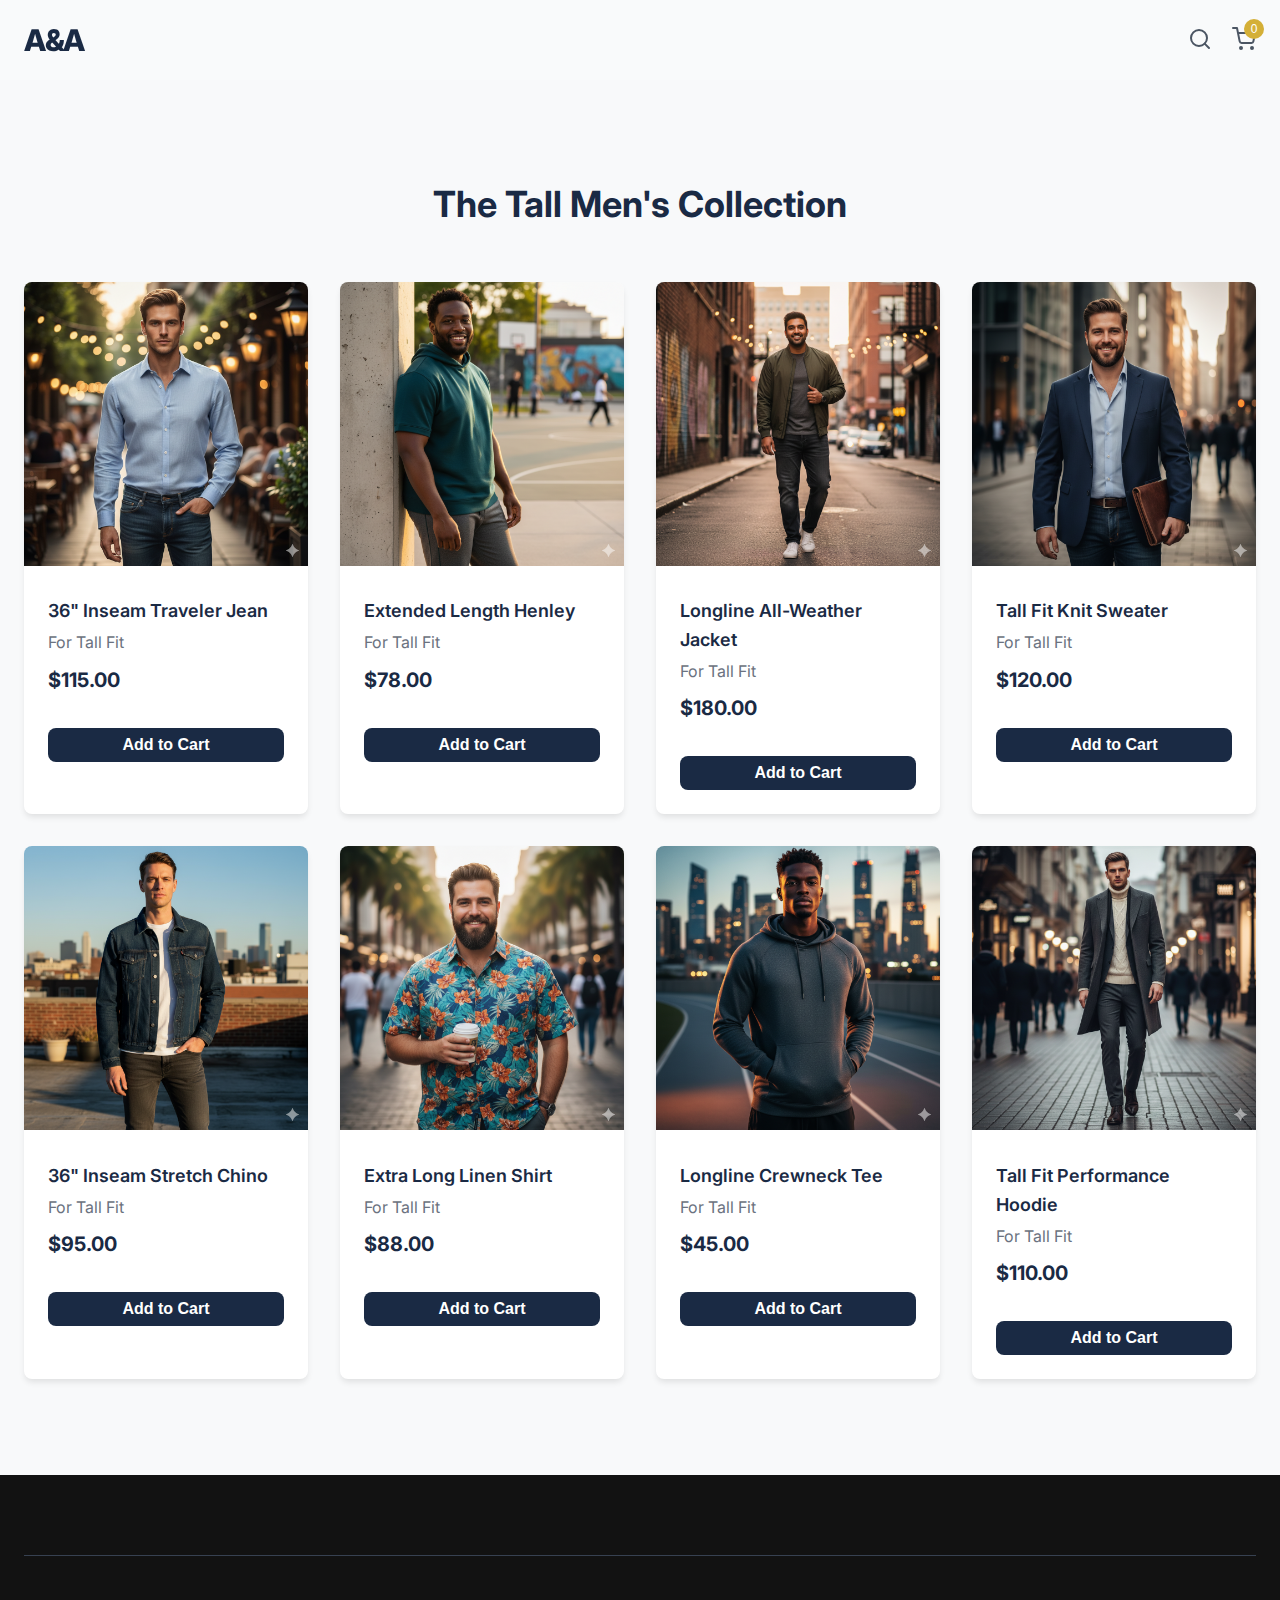
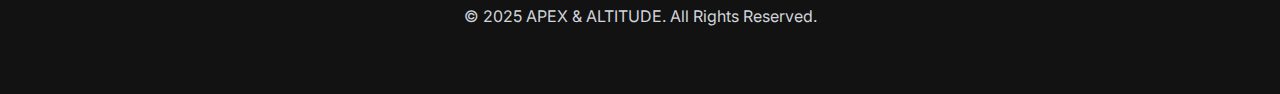
<file: men.html>
<!DOCTYPE html>
<html lang="en" class="scroll-smooth">
<head>
    <meta charset="UTF-8">
    <meta name="viewport" content="width=device-width, initial-scale=1.0">
    <title>The Tall Men's Collection - APEX & ALTITUDE</title>
    
    <link rel="preconnect" href="https://fonts.googleapis.com">
    <link rel="preconnect" href="https://fonts.gstatic.com" crossorigin>
    <link href="https://fonts.googleapis.com/css2?family=Inter:wght@400;500;600;700;800&display=swap" rel="stylesheet">

    <style>
        :root {
            --primary: #1a2a44;
            --secondary: #d4af37;
            --light: #F8F9FA;
            --dark: #121212;
            --text-gray: #4B5563;
            --text-light-gray: #D1D5DB;
        }

        body {
            font-family: 'Inter', sans-serif;
            background-color: white;
            color: var(--dark);
            margin: 0;
            line-height: 1.6;
        }

        .container {
            max-width: 1280px;
            margin: 0 auto;
            padding: 0 1.5rem;
        }

        .section {
            padding: 4rem 0;
        }
        @media (min-width: 768px) {
            .section {
                padding: 6rem 0;
            }
        }

        .section-title {
            font-size: 2rem;
            font-weight: 700;
            color: var(--primary);
            margin: 0 0 3rem 0;
        }
        @media (min-width: 768px) {
            .section-title {
                font-size: 2.25rem;
            }
        }

        .text-center { text-align: center; }
        .bg-light { background-color: var(--light); }
        .hidden { display: none !important; }

        /* 2. HEADER & NAVIGATION */
        .header {
            background-color: rgba(248, 249, 250, 0.8);
            backdrop-filter: blur(10px);
            -webkit-backdrop-filter: blur(10px);
            position: sticky;
            top: 0;
            z-index: 40;
            transition: all 0.3s ease;
            padding: 1rem 0;
        }
        .header.scrolled {
            box-shadow: 0 4px 6px -1px rgba(0, 0, 0, 0.1);
            padding: 0.75rem 0;
        }
        .header-container {
            display: flex;
            justify-content: space-between;
            align-items: center;
        }
        .logo {
            font-size: 1.875rem;
            font-weight: 800;
            color: var(--primary);
            text-decoration: none;
            letter-spacing: -1.5px;
        }
        .main-nav {
            display: none;
            gap: 2rem;
        }
        @media (min-width: 768px) {
            .main-nav { display: flex; }
        }
        .nav-link {
            color: var(--text-gray);
            text-decoration: none;
            transition: color 0.2s;
        }
        .nav-link:hover { color: var(--primary); }
        .header-icons {
            display: flex;
            align-items: center;
            gap: 1.25rem;
        }
        .icon-btn {
            background: none;
            border: none;
            cursor: pointer;
            color: var(--text-gray);
            position: relative;
            padding: 0;
        }
        .icon-btn:hover { color: var(--primary); }
        .cart-count-badge {
            position: absolute;
            top: -8px;
            right: -8px;
            background-color: var(--secondary);
            color: white;
            font-size: 0.75rem;
            width: 20px;
            height: 20px;
            border-radius: 50%;
            display: flex;
            align-items: center;
            justify-content: center;
        }
        .mobile-menu-toggle {
            background: none;
            border: none;
            cursor: pointer;
            color: var(--text-gray);
            display: block;
        }
        @media (min-width: 768px) {
            .mobile-menu-toggle { display: none; }
        }
        .mobile-nav {
            padding: 1rem 1.5rem;
            border-top: 1px solid #e5e7eb;
        }
        .mobile-nav nav {
            display: flex;
            flex-direction: column;
            gap: 1rem;
        }

         
        .btn {
            display: inline-block;
            padding: 0.75rem 2rem;
            border-radius: 0.5rem;
            font-weight: bold;
            text-decoration: none;
            border: none;
            cursor: pointer;
            transition: all 0.3s ease;
        }
        .btn-primary {
            background-color: var(--primary);
            color: white;
        }
        .btn-primary:hover { background-color: #334a6e; }

         
        .grid {
            display: grid;
            gap: 2rem;
        }
        .grid-cols-4 { grid-template-columns: 1fr; }
        @media (min-width: 640px) { .grid-cols-4 { grid-template-columns: repeat(2, 1fr); } }
        @media (min-width: 1024px) { .grid-cols-4 { grid-template-columns: repeat(4, 1fr); } }
        
        .product-card {
            background-color: white;
            border-radius: 0.5rem;
            box-shadow: 0 4px 6px -1px rgba(0,0,0,0.1);
            overflow: hidden;
        }
        .product-card img {
            width: 100%;
            height: auto;
            transition: opacity 0.3s;
        }
        .product-card:hover img {
            opacity: 0.8;
        }
        .product-info {
            padding: 1.5rem;
        }
        .product-info h3 {
            font-size: 1.125rem;
            font-weight: 600;
            color: var(--primary);
            margin: 0;
        }
        .product-fit {
            color: #6B7280;
            margin: 0.25rem 0 0.5rem 0;
        }
        .product-price {
            font-size: 1.25rem;
            font-weight: bold;
            color: var(--primary);
            margin: 0.5rem 0 1rem 0;
        }
        .product-info .btn-primary {
            width: 100%;
            margin-top: 1rem;
            padding: 0.5rem 1rem;
            font-size: 1rem;
        }

        
        .footer {
            background-color: var(--dark);
            color: var(--light);
            padding: 3rem 0;
        }
        .footer p, .footer ul li a {
            color: var(--text-light-gray);
        }
        .footer-bottom {
            margin-top: 2rem;
            padding-top: 2rem;
            border-top: 1px solid #374151;
            text-align: center;
            color: #6B7280;
        }
        
        
        .notification-popup {
            position: fixed;
            top: 1.25rem;
            right: 1.25rem;
            background-color: #22c55e;  
            color: white;
            padding: 0.75rem 1.5rem;
            border-radius: 0.5rem;
            box-shadow: 0 10px 15px -3px rgba(0,0,0,0.1);
            z-index: 50;
            opacity: 0;
            transform: translateX(150%);
            transition: transform 0.3s ease-in-out, opacity 0.3s ease-in-out;
        }
        .notification-popup.show {
            opacity: 1;
            transform: translateX(0);
        }

        @keyframes fadeIn {
            from { opacity: 0; transform: translateY(20px); }
            to { opacity: 1; transform: translateY(0); }
        }
        .fade-in {
            opacity: 0;
        }
        .fade-in.visible {
            animation: fadeIn 0.8s ease-out forwards;
        }
    </style>

</head>
<body>

    <div id="notification-popup" class="notification-popup">
        <p>Item added to cart!</p>
    </div>

    <header id="main-header" class="header">
        <div class="container header-container">
            <a href="index.html" class="logo">A&A</a>
            <div class="header-icons">
                <button class="icon-btn"><svg xmlns="http://www.w3.org/2000/svg" width="24" height="24" viewBox="0 0 24" fill="none" stroke="currentColor" stroke-width="2" stroke-linecap="round" stroke-linejoin="round"><circle cx="11" cy="11" r="8"></circle><line x1="21" y1="21" x2="16.65" y2="16.65"></line></svg></button>
                <button class="icon-btn cart-btn">
                    <svg xmlns="http://www.w3.org/2000/svg" width="24" height="24" viewBox="0 0 24" fill="none" stroke="currentColor" stroke-width="2" stroke-linecap="round" stroke-linejoin="round"><circle cx="9" cy="21" r="1"></circle><circle cx="20" cy="21" r="1"></circle><path d="M1 1h4l2.68 13.39a2 2 0 0 0 2 1.61h9.72a2 2 0 0 0 2-1.61L23 6H6"></path></svg>
                    <span id="cart-count" class="cart-count-badge">0</span>
                </button>
            </div>
        </div>
    </header>

    <main>
        <section class="section bg-light">
            <div class="container">
                <h2 class="section-title text-center">The Tall Men's Collection</h2>
                <div class="grid grid-cols-4">
                    <div class="product-card">
                        <img src="p/m1.png" alt="Men's Jeans">
                        <div class="product-info">
                            <h3>36" Inseam Traveler Jean</h3>
                            <p class="product-fit">For Tall Fit</p>
                            <p class="product-price">$115.00</p>
                            <button class="btn btn-primary add-to-cart-btn">Add to Cart</button>
                        </div>
                    </div>
                    <div class="product-card">
                        <img src="p/m2.png" alt="Men's Henley">
                        <div class="product-info">
                            <h3>Extended Length Henley</h3>
                            <p class="product-fit">For Tall Fit</p>
                            <p class="product-price">$78.00</p>
                            <button class="btn btn-primary add-to-cart-btn">Add to Cart</button>
                        </div>
                    </div>
                    <div class="product-card">
                         <img src="p/m3.png" alt="Men's Jacket">
                        <div class="product-info">
                            <h3>Longline All-Weather Jacket</h3>
                            <p class="product-fit">For Tall Fit</p>
                            <p class="product-price">$180.00</p>
                            <button class="btn btn-primary add-to-cart-btn">Add to Cart</button>
                        </div>
                    </div>
                    <div class="product-card">
                        <img src="p/m4.png" alt="Men's Sweater">
                       <div class="product-info">
                           <h3>Tall Fit Knit Sweater</h3>
                           <p class="product-fit">For Tall Fit</p>
                           <p class="product-price">$120.00</p>
                           <button class="btn btn-primary add-to-cart-btn">Add to Cart</button>
                       </div>
                   </div>
                   <div class="product-card">
                       <img src="p/m5.png" alt="Men's Chino">
                       <div class="product-info">
                           <h3>36" Inseam Stretch Chino</h3>
                           <p class="product-fit">For Tall Fit</p>
                           <p class="product-price">$95.00</p>
                           <button class="btn btn-primary add-to-cart-btn">Add to Cart</button>
                       </div>
                   </div>
                   <div class="product-card">
                        <img src="p/m6.png" alt="Men's Shirt">
                        <div class="product-info">
                            <h3>Extra Long Linen Shirt</h3>
                            <p class="product-fit">For Tall Fit</p>
                            <p class="product-price">$88.00</p>
                            <button class="btn btn-primary add-to-cart-btn">Add to Cart</button>
                        </div>
                    </div>
                    <div class="product-card">
                        <img src="p/m7.png" alt="Men's Tee">
                        <div class="product-info">
                            <h3>Longline Crewneck Tee</h3>
                            <p class="product-fit">For Tall Fit</p>
                            <p class="product-price">$45.00</p>
                            <button class="btn btn-primary add-to-cart-btn">Add to Cart</button>
                        </div>
                    </div>
                    <div class="product-card">
                        <img src="p/m8.png" alt="Men's Hoodie">
                        <div class="product-info">
                            <h3>Tall Fit Performance Hoodie</h3>
                            <p class="product-fit">For Tall Fit</p>
                            <p class="product-price">$110.00</p>
                            <button class="btn btn-primary add-to-cart-btn">Add to Cart</button>
                        </div>
                    </div>
                </div>
            </div>
        </section>
    </main>
    
    <footer class="footer">
        <div class="container text-center">
            <div class="footer-bottom">
                <p>&copy; 2025 APEX & ALTITUDE. All Rights Reserved.</p>
            </div>
        </div>
    </footer>

    <script>
        document.addEventListener('DOMContentLoaded', function () {
            const mainHeader = document.getElementById('main-header');
            const cartCountEl = document.getElementById('cart-count');
            const addToCartButtons = document.querySelectorAll('.add-to-cart-btn');
            const notificationPopup = document.getElementById('notification-popup');

            let cartCount = 0;

             
            window.addEventListener('scroll', () => {
                if (window.scrollY > 50) {
                    mainHeader.classList.add('scrolled');
                } else {
                    mainHeader.classList.remove('scrolled');
                }
            });

             
            addToCartButtons.forEach(button => {
                button.addEventListener('click', () => {
                    cartCount++;
                    cartCountEl.textContent = cartCount;
                    showNotification();
                });
            });

            function showNotification() {
                notificationPopup.classList.add('show');
                setTimeout(() => {
                    notificationPopup.classList.remove('show');
                }, 3000);
            }
        });
    </script>
</body>
</html>
</file>
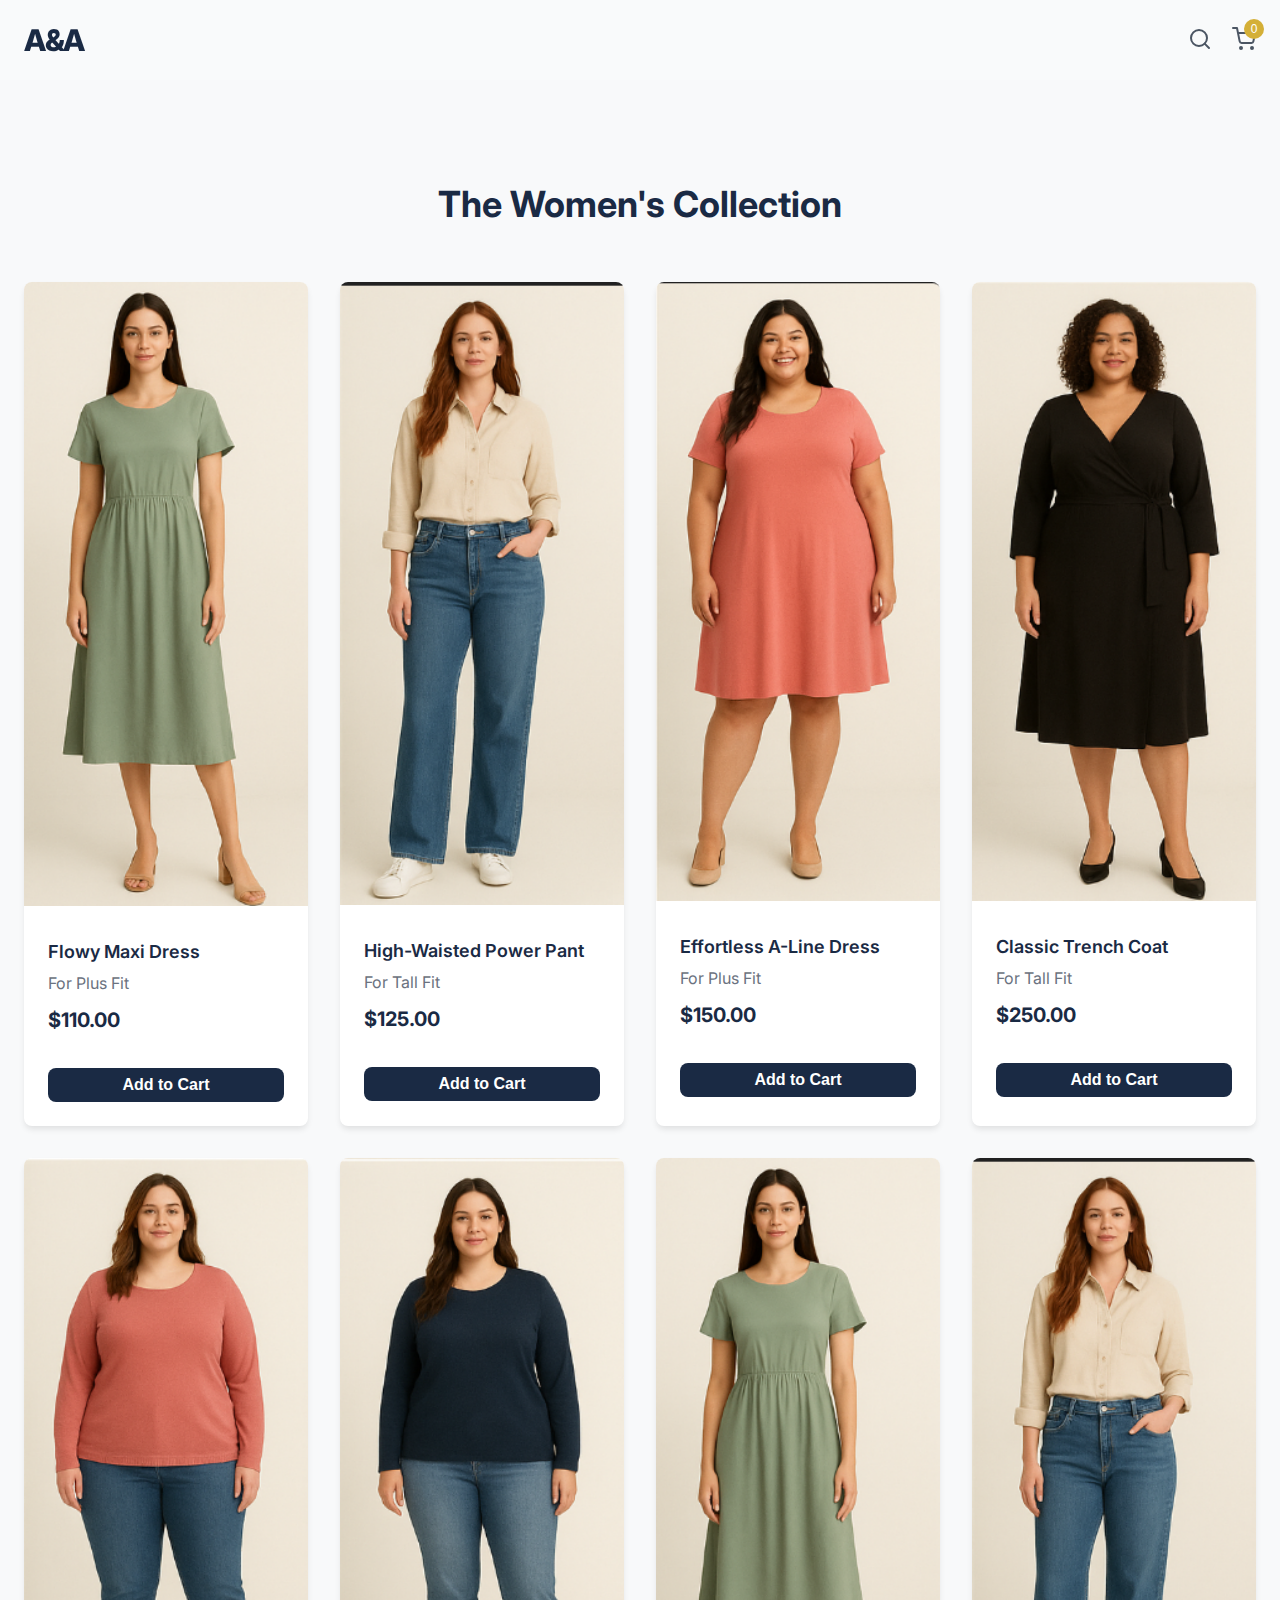
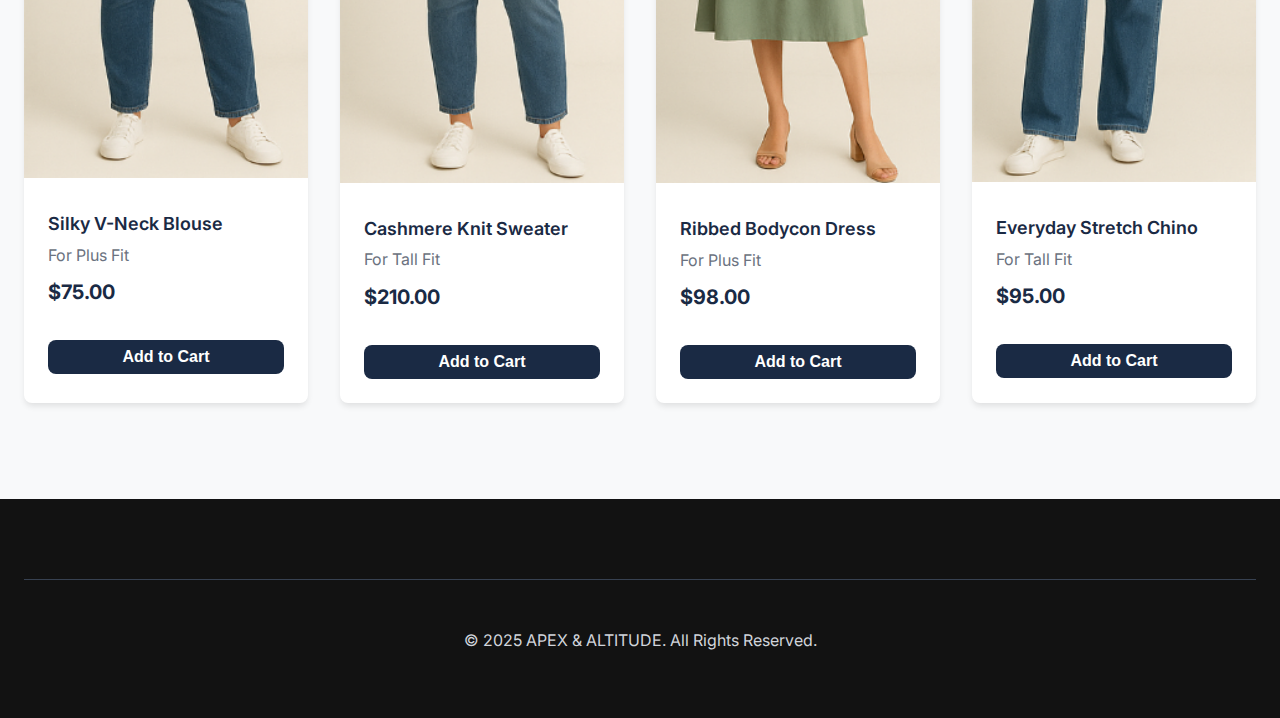
<file: women.html>
<!DOCTYPE html>
<html lang="en" class="scroll-smooth">
<head>
    <meta charset="UTF-8">
    <meta name="viewport" content="width=device-width, initial-scale=1.0">
    <title>The Women's Collection - APEX & ALTITUDE</title>
    
    <link rel="preconnect" href="https://fonts.googleapis.com">
    <link rel="preconnect" href="https://fonts.gstatic.com" crossorigin>
    <link href="https://fonts.googleapis.com/css2?family=Inter:wght@400;500;600;700;800&display=swap" rel="stylesheet">

    <style>
         
        :root {
            --primary: #1a2a44;
            --secondary: #d4af37;
            --light: #F8F9FA;
            --dark: #121212;
            --text-gray: #4B5563;
            --text-light-gray: #D1D5DB;
        }

        body {
            font-family: 'Inter', sans-serif;
            background-color: white;
            color: var(--dark);
            margin: 0;
            line-height: 1.6;
        }

        .container {
            max-width: 1280px;
            margin: 0 auto;
            padding: 0 1.5rem;
        }

        .section {
            padding: 4rem 0;
        }
        @media (min-width: 768px) {
            .section {
                padding: 6rem 0;
            }
        }

        .section-title {
            font-size: 2rem;
            font-weight: 700;
            color: var(--primary);
            margin: 0 0 3rem 0;
        }
        @media (min-width: 768px) {
            .section-title {
                font-size: 2.25rem;
            }
        }

        .text-center { text-align: center; }
        .bg-light { background-color: var(--light); }
        .hidden { display: none !important; }

        /* 2. HEADER & NAVIGATION */
        .header {
            background-color: rgba(248, 249, 250, 0.8);
            backdrop-filter: blur(10px);
            -webkit-backdrop-filter: blur(10px);
            position: sticky;
            top: 0;
            z-index: 40;
            transition: all 0.3s ease;
            padding: 1rem 0;
        }
        .header.scrolled {
            box-shadow: 0 4px 6px -1px rgba(0, 0, 0, 0.1);
            padding: 0.75rem 0;
        }
        .header-container {
            display: flex;
            justify-content: space-between;
            align-items: center;
        }
        .logo {
            font-size: 1.875rem;
            font-weight: 800;
            color: var(--primary);
            text-decoration: none;
            letter-spacing: -1.5px;
        }
        .main-nav {
            display: none;
            gap: 2rem;
        }
        @media (min-width: 768px) {
            .main-nav { display: flex; }
        }
        .nav-link {
            color: var(--text-gray);
            text-decoration: none;
            transition: color 0.2s;
        }
        .nav-link:hover { color: var(--primary); }
        .header-icons {
            display: flex;
            align-items: center;
            gap: 1.25rem;
        }
        .icon-btn {
            background: none;
            border: none;
            cursor: pointer;
            color: var(--text-gray);
            position: relative;
            padding: 0;
        }
        .icon-btn:hover { color: var(--primary); }
        .cart-count-badge {
            position: absolute;
            top: -8px;
            right: -8px;
            background-color: var(--secondary);
            color: white;
            font-size: 0.75rem;
            width: 20px;
            height: 20px;
            border-radius: 50%;
            display: flex;
            align-items: center;
            justify-content: center;
        }
        .mobile-menu-toggle {
            background: none;
            border: none;
            cursor: pointer;
            color: var(--text-gray);
            display: block;
        }
        @media (min-width: 768px) {
            .mobile-menu-toggle { display: none; }
        }
        .mobile-nav {
            padding: 1rem 1.5rem;
            border-top: 1px solid #e5e7eb;
        }
        .mobile-nav nav {
            display: flex;
            flex-direction: column;
            gap: 1rem;
        }

        /* 3. BUTTONS */
        .btn {
            display: inline-block;
            padding: 0.75rem 2rem;
            border-radius: 0.5rem;
            font-weight: bold;
            text-decoration: none;
            border: none;
            cursor: pointer;
            transition: all 0.3s ease;
        }
        .btn-primary {
            background-color: var(--primary);
            color: white;
        }
        .btn-primary:hover { background-color: #334a6e; }

         
        .grid {
            display: grid;
            gap: 2rem;
        }
        .grid-cols-4 { grid-template-columns: 1fr; }
        @media (min-width: 640px) { .grid-cols-4 { grid-template-columns: repeat(2, 1fr); } }
        @media (min-width: 1024px) { .grid-cols-4 { grid-template-columns: repeat(4, 1fr); } }
        
        .product-card {
            background-color: white;
            border-radius: 0.5rem;
            box-shadow: 0 4px 6px -1px rgba(0,0,0,0.1);
            overflow: hidden;
        }
        .product-card img {
            width: 100%;
            height: auto;
            transition: opacity 0.3s;
        }
        .product-card:hover img {
            opacity: 0.8;
        }
        .product-info {
            padding: 1.5rem;
        }
        .product-info h3 {
            font-size: 1.125rem;
            font-weight: 600;
            color: var(--primary);
            margin: 0;
        }
        .product-fit {
            color: #6B7280;
            margin: 0.25rem 0 0.5rem 0;
        }
        .product-price {
            font-size: 1.25rem;
            font-weight: bold;
            color: var(--primary);
            margin: 0.5rem 0 1rem 0;
        }
        .product-info .btn-primary {
            width: 100%;
            margin-top: 1rem;
            padding: 0.5rem 1rem;
            font-size: 1rem;
        }

        /* 5. FOOTER */
        .footer {
            background-color: var(--dark);
            color: var(--light);
            padding: 3rem 0;
        }
        .footer p, .footer ul li a {
            color: var(--text-light-gray);
        }
        .footer-bottom {
            margin-top: 2rem;
            padding-top: 2rem;
            border-top: 1px solid #374151;
            text-align: center;
            color: #6B7280;
        }
        
        
        .notification-popup {
            position: fixed;
            top: 1.25rem;
            right: 1.25rem;
            background-color: #22c55e;  
            color: white;
            padding: 0.75rem 1.5rem;
            border-radius: 0.5rem;
            box-shadow: 0 10px 15px -3px rgba(0,0,0,0.1);
            z-index: 50;
            opacity: 0;
            transform: translateX(150%);
            transition: transform 0.3s ease-in-out, opacity 0.3s ease-in-out;
        }
        .notification-popup.show {
            opacity: 1;
            transform: translateX(0);
        }

        @keyframes fadeIn {
            from { opacity: 0; transform: translateY(20px); }
            to { opacity: 1; transform: translateY(0); }
        }
        .fade-in {
            opacity: 0;
        }
        .fade-in.visible {
            animation: fadeIn 0.8s ease-out forwards;
        }
    </style>

</head>
<body>

    <div id="notification-popup" class="notification-popup">
        <p>Item added to cart!</p>
    </div>

    <header id="main-header" class="header">
        <div class="container header-container">
            <a href="index.html" class="logo">A&A</a>
            <div class="header-icons">
                <button class="icon-btn"><svg xmlns="http://www.w3.org/2000/svg" width="24" height="24" viewBox="0 0 24" fill="none" stroke="currentColor" stroke-width="2" stroke-linecap="round" stroke-linejoin="round"><circle cx="11" cy="11" r="8"></circle><line x1="21" y1="21" x2="16.65" y2="16.65"></line></svg></button>
                <button class="icon-btn cart-btn">
                    <svg xmlns="http://www.w3.org/2000/svg" width="24" height="24" viewBox="0 0 24" fill="none" stroke="currentColor" stroke-width="2" stroke-linecap="round" stroke-linejoin="round"><circle cx="9" cy="21" r="1"></circle><circle cx="20" cy="21" r="1"></circle><path d="M1 1h4l2.68 13.39a2 2 0 0 0 2 1.61h9.72a2 2 0 0 0 2-1.61L23 6H6"></path></svg>
                    <span id="cart-count" class="cart-count-badge">0</span>
                </button>
            </div>
        </div>
    </header>

    <main>
        <section class="section bg-light">
            <div class="container">
                <h2 class="section-title text-center">The Women's Collection</h2>
                <div class="grid grid-cols-4">
                    <div class="product-card">
                        <img src="p/w1.png" alt="Flowy Maxi Dress">
                        <div class="product-info">
                            <h3>Flowy Maxi Dress</h3>
                            <p class="product-fit">For Plus Fit</p>
                            <p class="product-price">$110.00</p>
                            <button class="btn btn-primary add-to-cart-btn">Add to Cart</button>
                        </div>
                    </div>
                    <div class="product-card">
                        <img src="p/w2.png" alt="Tall Fit Power Pant">
                        <div class="product-info">
                            <h3>High-Waisted Power Pant</h3>
                            <p class="product-fit">For Tall Fit</p>
                            <p class="product-price">$125.00</p>
                            <button class="btn btn-primary add-to-cart-btn">Add to Cart</button>
                        </div>
                    </div>
                    <div class="product-card">
                         <img src="p/w3.png" alt="A-Line Dress">
                        <div class="product-info">
                            <h3>Effortless A-Line Dress</h3>
                            <p class="product-fit">For Plus Fit</p>
                            <p class="product-price">$150.00</p>
                            <button class="btn btn-primary add-to-cart-btn">Add to Cart</button>
                        </div>
                    </div>
                    <div class="product-card">
                        <img src="p/w4.png" alt="Tall Fit Trench Coat">
                       <div class="product-info">
                           <h3>Classic Trench Coat</h3>
                           <p class="product-fit">For Tall Fit</p>
                           <p class="product-price">$250.00</p>
                           <button class="btn btn-primary add-to-cart-btn">Add to Cart</button>
                       </div>
                   </div>
                   <div class="product-card">
                       <img src="p/w5.png" alt="Plus Fit Blouse">
                       <div class="product-info">
                           <h3>Silky V-Neck Blouse</h3>
                           <p class="product-fit">For Plus Fit</p>
                           <p class="product-price">$75.00</p>
                           <button class="btn btn-primary add-to-cart-btn">Add to Cart</button>
                       </div>
                   </div>
                   <div class="product-card">
                        <img src="p/w6.png" alt="Tall Fit Sweater">
                        <div class="product-info">
                            <h3>Cashmere Knit Sweater</h3>
                            <p class="product-fit">For Tall Fit</p>
                            <p class="product-price">$210.00</p>
                            <button class="btn btn-primary add-to-cart-btn">Add to Cart</button>
                        </div>
                    </div>
                    <div class="product-card">
                        <img src="p/w1.png" alt="Plus Fit Bodycon Dress">
                        <div class="product-info">
                            <h3>Ribbed Bodycon Dress</h3>
                            <p class="product-fit">For Plus Fit</p>
                            <p class="product-price">$98.00</p>
                            <button class="btn btn-primary add-to-cart-btn">Add to Cart</button>
                        </div>
                    </div>
                    <div class="product-card">
                        <img src="p/w2.png" alt="Tall Fit Chinos">
                        <div class="product-info">
                            <h3>Everyday Stretch Chino</h3>
                           <p class="product-fit">For Tall Fit</p>
                            <p class="product-price">$95.00</p>
                            <button class="btn btn-primary add-to-cart-btn">Add to Cart</button>
                        </div>
                    </div>
                </div>
            </div>
        </section>
    </main>
    
    <footer class="footer">
        <div class="container text-center">
            <div class="footer-bottom">
                <p>&copy; 2025 APEX & ALTITUDE. All Rights Reserved.</p>
            </div>
        </div>
    </footer>

    <script>
        document.addEventListener('DOMContentLoaded', function () {
            const mainHeader = document.getElementById('main-header');
            const cartCountEl = document.getElementById('cart-count');
            const addToCartButtons = document.querySelectorAll('.add-to-cart-btn');
            const notificationPopup = document.getElementById('notification-popup');

            let cartCount = 0;

             
            window.addEventListener('scroll', () => {
                if (window.scrollY > 50) {
                    mainHeader.classList.add('scrolled');
                } else {
                    mainHeader.classList.remove('scrolled');
                }
            });

             
            addToCartButtons.forEach(button => {
                button.addEventListener('click', () => {
                    cartCount++;
                    cartCountEl.textContent = cartCount;
                    showNotification();
                });
            });

            function showNotification() {
                notificationPopup.classList.add('show');
                setTimeout(() => {
                    notificationPopup.classList.remove('show');
                }, 3000);
            }
        });
    </script>
</body>
</html>
</file>
